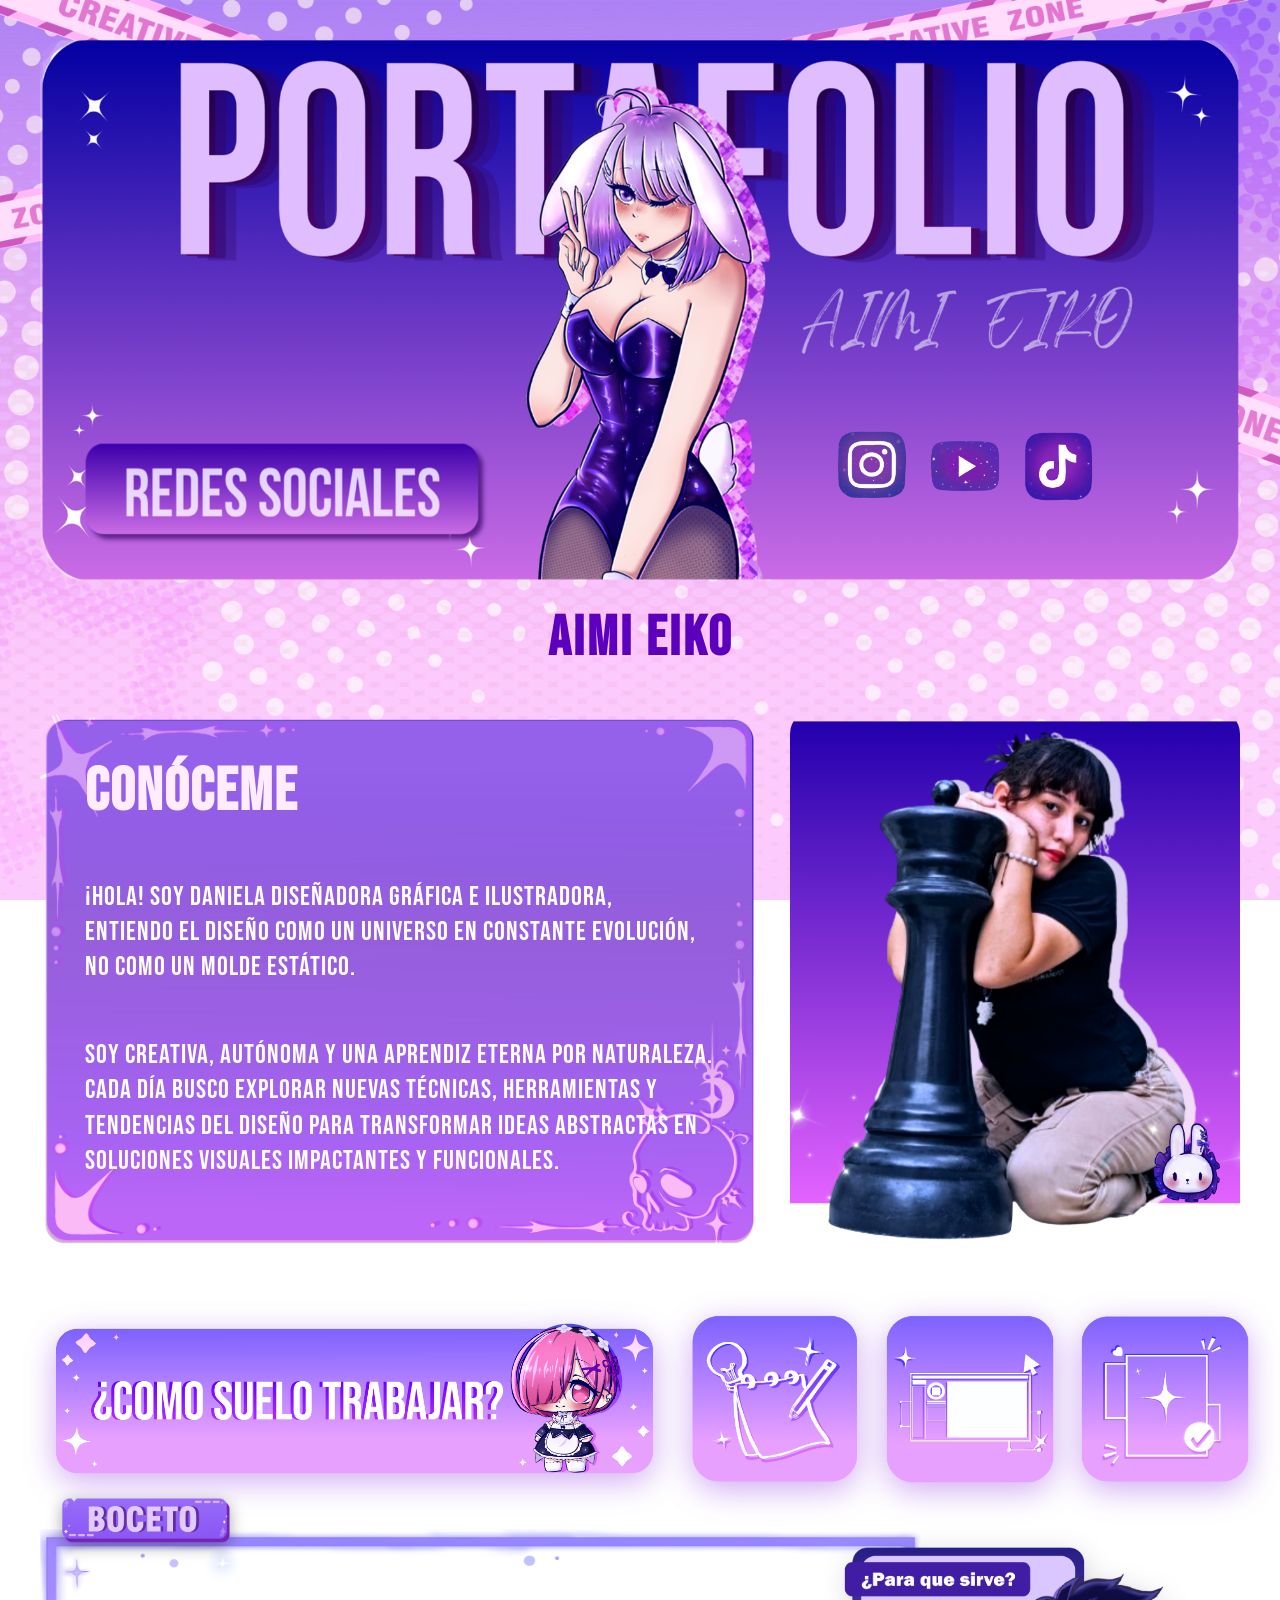
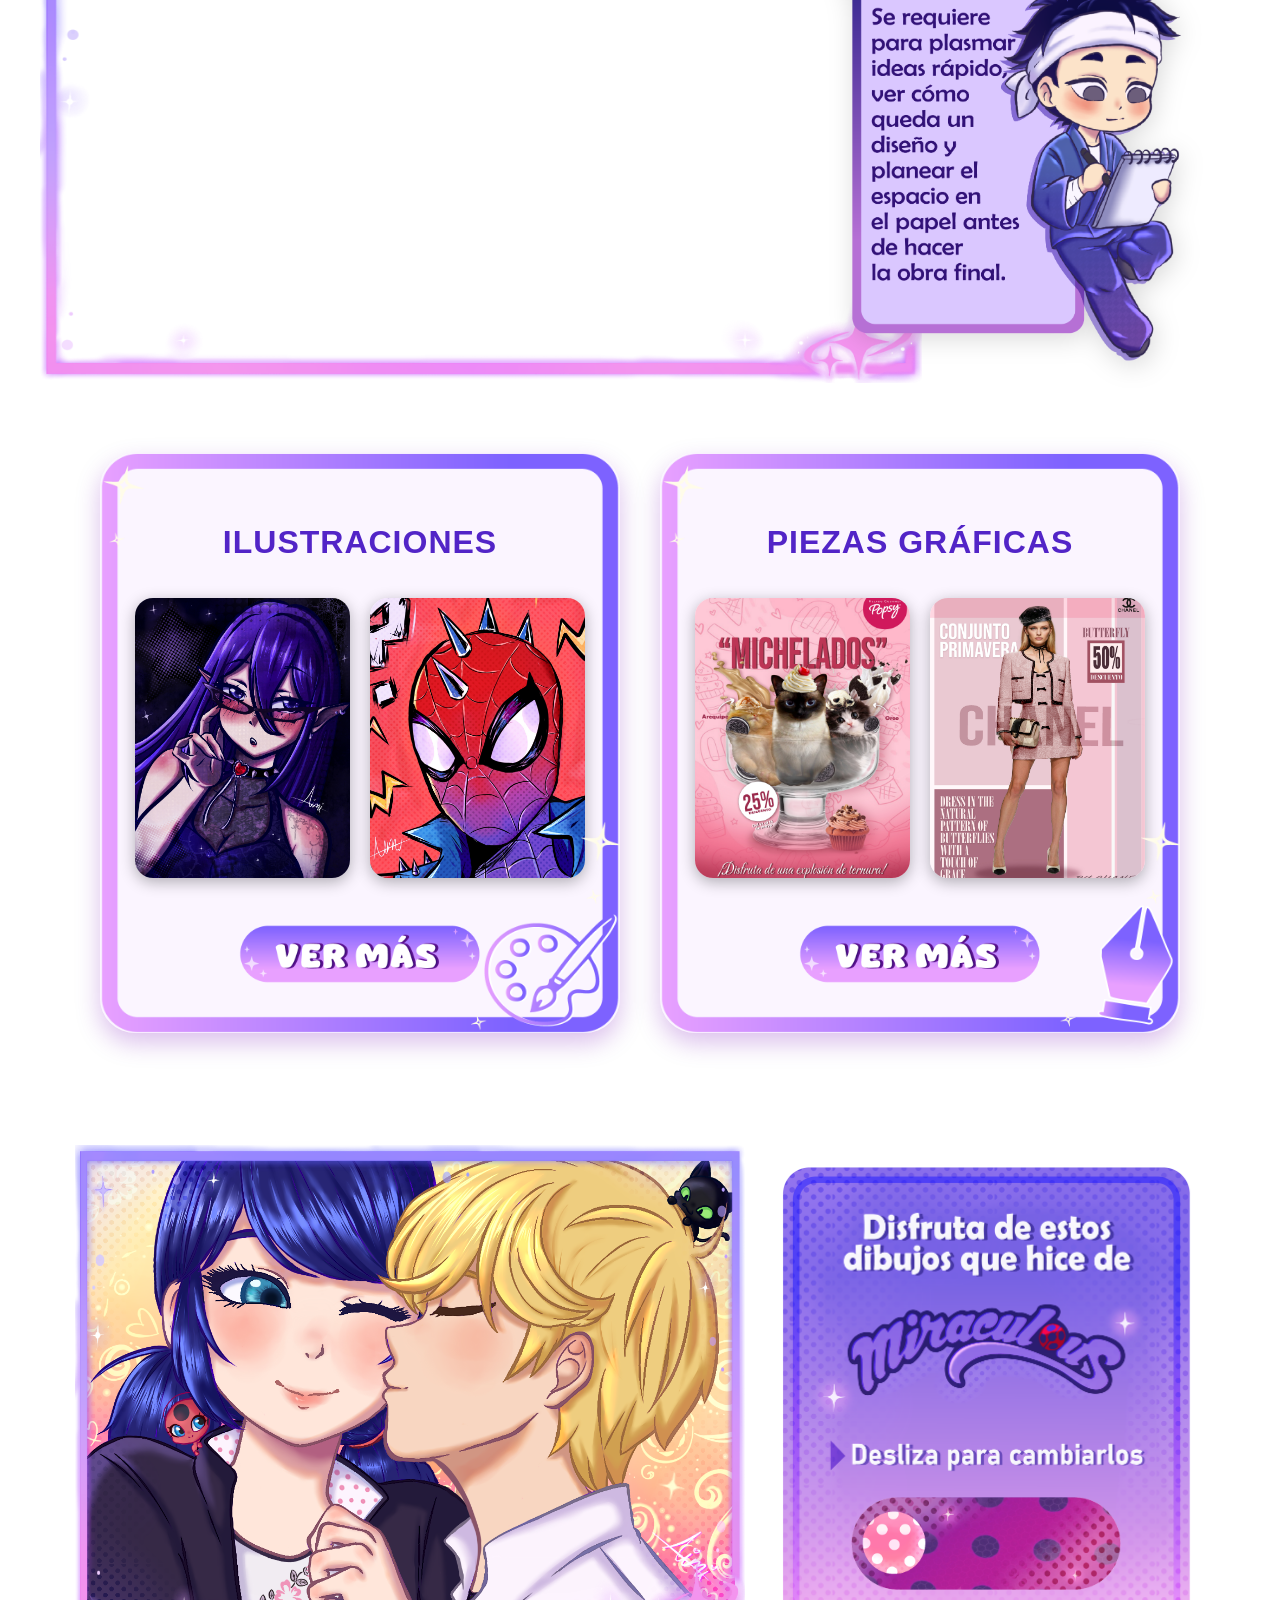
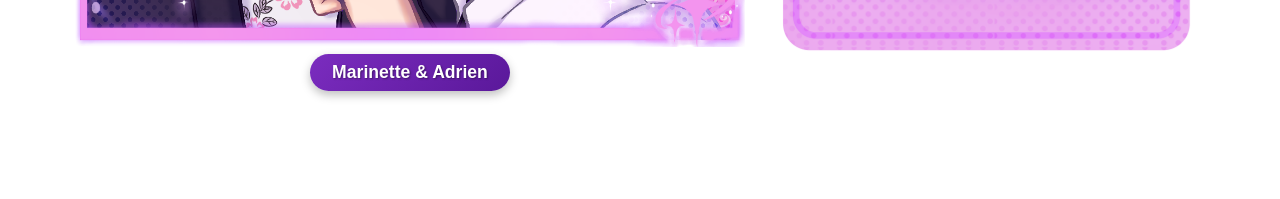
<file: index.html>
<!DOCTYPE html>
<html>
  <head>
    <meta charset="UTF-8">
    <meta name="viewport" content="width=device-width, initial-scale=1.0">
    <link rel="stylesheet" href="CSS/styles.css">
    <title>Portafolio Personal</title>
    <link rel="icon" type="image/x-icon" href="Img/icono.ico">
  </head>
  <body>
    <div class="portfolio-container">
      
      <header>  
        <div class="banner-contenedor-fijo">    
          <div class="redes-banner">
            <a href="https://www.instagram.com/aimi.eiko?igsh=dmd1cDl1cmY3anc0" target="_blank">
              <img src="Img/instagram.png" alt="Instagram">
            </a>
            <a href="https://www.youtube.com/@aimieiko" target="_blank">
              <img src="Img/youtube.png" alt="YouTube">
            </a>
            <a href="https://www.tiktok.com/@aimi_eiko" target="_blank">
              <img src="Img/tiktok2.png" alt="TikTok">
            </a>
          </div>

        </div>

        <h1>AIMI EIKO</h1>
        
      </header>
      <section>
        
  <div class="tarjeta-texto">
    <h2>CONÓCEME</h2>
    <p class="destacado">
      ¡Hola! Soy Daniela Diseñadora Gráfica e Ilustradora,<br>
      Entiendo el diseño como un universo en constante evolución, no como un molde estático.
    </p>
    <p class="secundario">
      Soy creativa, autónoma y una aprendiz eterna por naturaleza. Cada día busco explorar nuevas técnicas, herramientas y tendencias del diseño para transformar ideas abstractas en soluciones visuales impactantes y funcionales.
    </p>
  </div>

  <!-- COLUMNA DERECHA: El carrusel de imágenes -->
  <div class="carousel-container">
    <div class="carousel-slides">
    
    <img src="Img/diseñador2.png" class="slide active" alt="Diseñadora">
    <img src="Img/foto2.png" class="slide" alt="Foto con mi peluche maid">
  </div>
  <img src="Img/bunny.png" class="conejito-mascota" alt="Mascota">
</div>
      </section>
      <section class="seccion-proceso-creativo">
    <div class="barra-como-trabajo">
        <div class="banner-titulo-trabajo"></div>
        <div class="contenedor-botones-etapas">
            <button class="btn-etapa btn-boceto" data-tooltip="Boceto" onclick="cambiarEtapa('boceto')" aria-label="Ver etapa Boceto"></button>
            <button class="btn-etapa btn-desarrollo" data-tooltip="Desarrollo" onclick="cambiarEtapa('desarrollo')" aria-label="Ver etapa Desarrollo"></button>
            <button class="btn-etapa btn-final" data-tooltip="Final" onclick="cambiarEtapa('final')" aria-label="Ver etapa Entrega Final"></button>
        </div>
    </div>

    <!-- ETAPA 1: BOCETO (Visible por defecto) -->
    <div id="etapa-boceto" class="etapa-contenedor active">
        <div class="columna-video">
            <div class="contenedor-video-marco">
              <!-- ETIQUETA TITULO BOCETO -->
                <img src="Img/boce.png" class="etiqueta-etapa" alt="Título Boceto">
                <video class="video-proceso" autoplay loop muted playsinline preload="auto">
                    <source src="videos/BOCETO.mp4" type="video/mp4">
                    Tu navegador no soporta videos HTML5.
                </video>
              <!-- ETIQUETAS DE ETAPAS SUPERPUESTAS -->
                <img src="Img/overlay.png" class="marco-overlay" alt="Marco decorativo">
            </div>
        </div>

        <div class="columna-personaje">
            <img src="Img/BOCETO.png" class="imagen-personaje" alt="Ilustración personaje etapa boceto">
        </div>
    </div>

    <!-- ETAPA 2: DESARROLLO (Oculta por defecto) -->
    <div id="etapa-desarrollo" class="etapa-contenedor">
        <div class="columna-video">
            <div class="contenedor-video-marco">
              
              <!-- ETIQUETA TITULO DESARROLLO -->
                <img src="Img/desa.png" class="etiqueta-etapa" alt="Título Desarrollo">
              
                <video class="video-proceso" autoplay loop muted playsinline preload="auto">
                    <source src="videos/desarrollo.mp4" type="video/mp4">
                    Tu navegador no soporta videos HTML5.
                </video>
                <img src="Img/overlay.png" class="marco-overlay" alt="Marco decorativo">
            </div>
        </div>

        <div class="columna-personaje">
            <img src="Img/desarrollo.png" class="imagen-personaje" alt="Ilustración personaje etapa desarrollo">
        </div>
    </div>

    <!-- ETAPA 3: FINAL (Oculta por defecto) -->
    <div class="etapa-contenedor final" id="etapa-final">
    <div class="columna-video">
        <div class="contenedor-video-marco">
          <!-- ETIQUETA TITULO FINAL -->
                <img src="Img/fin.png" class="etiqueta-etapa" alt="Título Final">
            
            <!-- AGREGA ESTA LÍNEA DE IMAGEN AQUÍ -->
            <img src="Img/resultado.png" class="video-proceso" alt="Pieza Gráfica Final: Goshikku Gyaru">
            <!-- =================================== -->

            <!-- Mantén el marco overlay -->
            <img src="Img/overlay.png" class="marco-overlay" alt="Marco decorativo">
        </div>
    </div>

        <div class="columna-personaje">
        <div class="contenedor-colgado-interactivo">
            <!-- Chinche por encima -->
          <img src="Img/CUADROFINAL.png" class="cuadro-texto-fondo" alt="Últimos detalles">
          
            <img src="Img/chinche.png" class="chinche-corazon" alt="Chinche de Corazón">
            
            <!-- Muñeca que se balancea -->
            <img src="Img/marin.png" class="muneca-marin-interactiva" alt="Muñeca Marin">
        </div>
    </div>
</div>
</section>
      <section class="seccion-portafolio">

    <!-- TARJETA 1: ILUSTRACIONES -->
    <div class="tarjeta-contenedor">
        <!-- El marco PNG personalizado (Paleta de Paint) flotando arriba -->
        <img src="Img/paint.png" class="marco-overlay" alt="Marco Ilustraciones">

        <h2 class="titulo-tarjeta">ILUSTRACIONES</h2>

        <div class="galeria-previa">
            <img src="Img/ilustracion/vamp.png" alt="Ilustración 1">
            <img src="Img/ilustracion/spiderman.jpg" alt="Ilustración 2">
        </div>

        <!-- Espacio reservado para tu botón ilustrado -->
        <a href="ilustraciones.html" class="enlace-btn">
    <img src="Img/vermas.png" alt="Ver más Ilustraciones" class="img-btn-vermas">
</a>
    </div>

    <!-- TARJETA 2: PIEZAS GRÁFICAS -->
    <div class="tarjeta-contenedor">
        <!-- El marco PNG personalizado (Pluma Illustrator) flotando arriba -->
        <img src="Img/adobe.png" class="marco-overlay" alt="Marco Piezas Gráficas">

        <h2 class="titulo-tarjeta">PIEZAS GRÁFICAS</h2>

        <div class="galeria-previa">
            <img src="Img/piezasgraficas/MICHELADOS POSTERS.jpg" alt="Pieza Gráfica 1">
            <img src="Img/piezasgraficas/FYLER CHANEL.jpg" alt="Pieza Gráfica 2">
        </div>

        <!-- Espacio reservado para tu botón ilustrado -->
       <a href="https://danirami2006-dev.github.io/PortafolioDesign/" class="enlace-btn">
    <img src="Img/vermas.png" alt="Ver más Piezas Gráficas" class="img-btn-vermas">
</a>
    </div>
         <button id="btn-volver-arriba" onclick="volverArriba()" aria-label="Volver arriba">
    <img src="Img/boton.png" alt="Volver arriba">
</button> 

</section>

      <section class="seccion-miraculous">
    <!-- 1. Visor de la Ilustración con Marco (A la izquierda) -->
    <div class="tarjeta-arte" onclick="abrirModalIlustracion()">
        <div class="contenedor-imagen">
            <!-- Dibujo de fondo -->
            <img id="ilustracion-miraculous" src="Img/adrinette.png" alt="Miraculous" class="img-ilustracion">
            <!-- Marco encimado -->
            <img src="Img/marcodibujo.png" alt="Marco Miraculous" class="img-marco">
        </div>
        <p class="titulo-ilustracion" id="titulo-miraculous">Marinette & Adrien</p>
    </div>

    <!-- 2. Tarjeta Informativa con Slider (A la derecha) -->
    <div class="tarjeta-info">
        <img src="Img/mira.png" alt="Instrucciones Miraculous" class="img-mira-base">
        
        <!-- Slider dentro de la tarjeta -->
        <div class="contenedor-slider">
            <img src="Img/slid2.png" id="pista-slider" alt="Pista slider" class="img-pista-slid">
            <img src="Img/boton2.png" id="boton-ladybug" alt="Botón Ladybug" class="img-boton-ladybug">
        </div>
    </div>
</section>
      
<script src="JS/script.js"></script>
  </body>
</html>
</file>
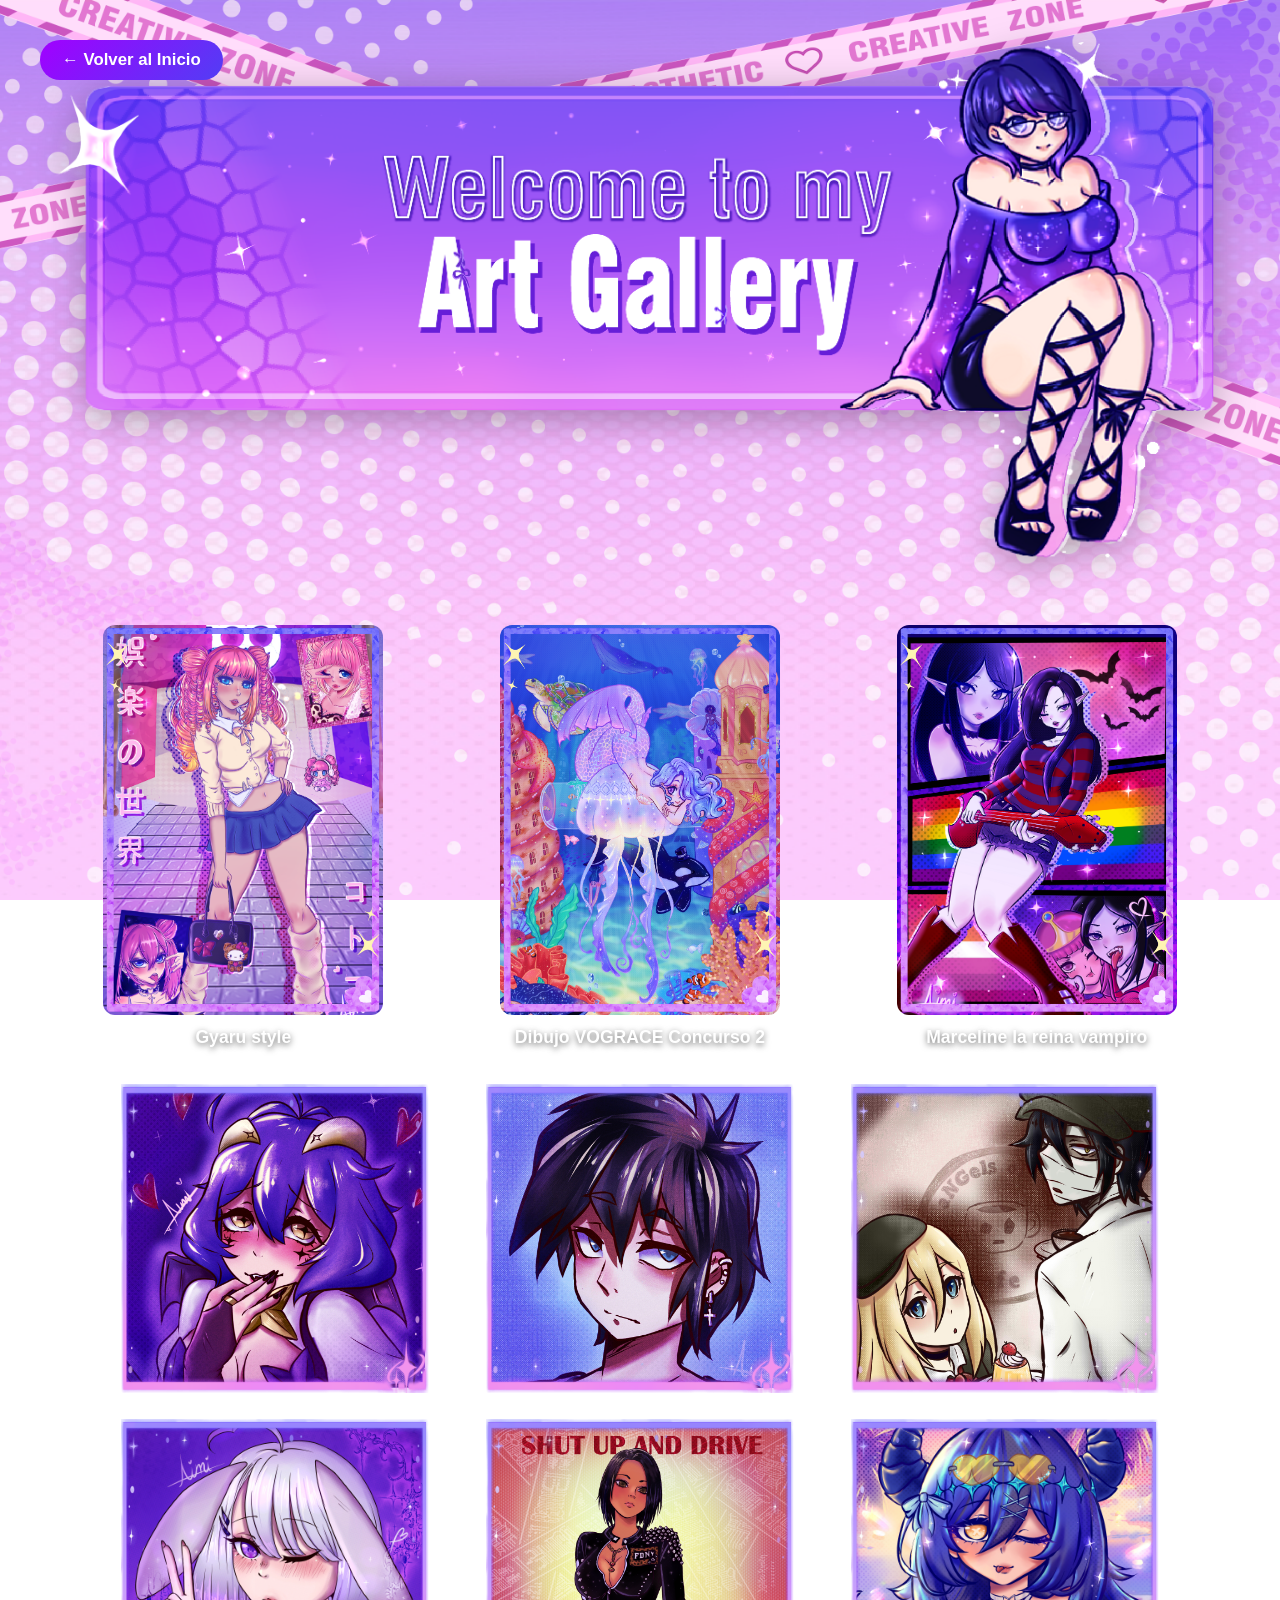
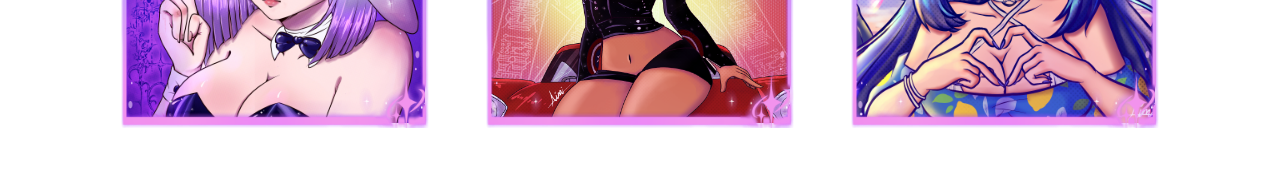
<file: ilustraciones.html>
<!DOCTYPE html>
<html lang="es">
<head>
    <meta charset="UTF-8">
    <meta name="viewport" content="width=device-width, initial-scale=1.0">
    <title>Ilustraciones | Portafolio</title>
    <link rel="icon" type="image/x-icon" href="Img/icono.ico">
    <!-- Vinculamos tu CSS -->
    <link rel="stylesheet" href="CSS/ilustracion.css">
</head>
<body>

    <header class="header-subpagina">
        <!-- Botón para regresar -->
        <a href="index.html" class="btn-volver">← Volver al Inicio</a>

        <!-- Banner con la ruta directa sin los dos puntos -->
        <div class="contenedor-banner">
            <img src="Img/bannerweb.png" alt="Welcome to my Art Gallery" class="img-banner-art">
        </div>
    </header>

    <!-- Sección de la Galería -->
<section class="seccion-galeria">
    <div class="grid-galeria">

        <!-- Tarjeta 1 -->
        <div class="tarjeta-arte" onclick="abrirModal(this)">
            <div class="contenedor-imagen">
                <img src="Img/ilustracion/GYARU PROJECT.png" alt="Ilustración 1" class="img-ilustracion">
                <img src="Img/marcodraw.png" alt="Marco" class="img-marco">
            </div>
            <!-- PON AQUÍ EL NOMBRE DE LA ILUSTRACIÓN 1 -->
            <p class="titulo-ilustracion">Gyaru style</p>
        </div>

        <!-- Tarjeta 2 -->
        <div class="tarjeta-arte" onclick="abrirModal(this)">
            <div class="contenedor-imagen">
                <img src="Img/ilustracion/vograce.png" alt="Ilustración 2" class="img-ilustracion">
                <img src="Img/marcodraw.png" alt="Marco" class="img-marco">
            </div>
            <!-- PON AQUÍ EL NOMBRE DE LA ILUSTRACIÓN 2 -->
            <p class="titulo-ilustracion">Dibujo VOGRACE Concurso 2</p>
        </div>

        <!-- Tarjeta 3 -->
        <div class="tarjeta-arte" onclick="abrirModal(this)">
            <div class="contenedor-imagen">
                <img src="Img/ilustracion/MARCELINElgbt.jpg" alt="Ilustración 3" class="img-ilustracion">
                <img src="Img/marcodraw.png" alt="Marco" class="img-marco">
            </div>
            <!-- PON AQUÍ EL NOMBRE DE LA ILUSTRACIÓN 3 -->
            <p class="titulo-ilustracion"> Marceline la reina vampiro</p>
        </div>

    </div>
</section>

<div id="modal-visor" class="modal-visor" onclick="cerrarModal()">
    <span class="btn-cerrar-modal" onclick="cerrarModal()">&times;</span>
    <img class="imagen-modal-contenido" id="img-modal-ampliada" alt="Ilustración ampliada">
</div>

<!-- SECCIÓN ILUSTRACIONES CUADRADAS -->
    
<section class="seccion-galeria-cuadrada">  
    <div class="grid-cuadrado">
        <!-- Tarjeta 1 -->
        <div class="tarjeta-cuadrada" onclick="abrirModal(this)">
            <div class="contenedor-imagen-cuadrado">
                <img src="Img/ilustracion/demon.jpg" alt="Utena Hiiragi" class="img-cuadrada">
                <img src="Img/marcocuadrado.png" alt="Marco" class="img-marco-cuadrado">
            </div>
            <!-- Opcional: Nombre o título de la ilustración -->
            <!-- <span class="titulo-ilustracion">Título</span> -->
        </div>

        <!-- Tarjeta 2 -->
        <div class="tarjeta-cuadrada" onclick="abrirModal(this)">
            <div class="contenedor-imagen-cuadrado">
                <img src="Img/ilustracion/guy.jpg" alt="Guy relax" class="img-cuadrada">
                <img src="Img/marcocuadrado.png" alt="Marco" class="img-marco-cuadrado">
            </div>
        </div>

        <!-- Tarjeta 3 -->
        <div class="tarjeta-cuadrada" onclick="abrirModal(this)">
            <div class="contenedor-imagen-cuadrado">
                <img src="Img/ilustracion/rachel.jpg" alt="Satsuriku no tenshi Coffee" class="img-cuadrada">
                <img src="Img/marcocuadrado.png" alt="Marco" class="img-marco-cuadrado">
            </div>
        </div>

        <!-- Tarjeta 4 -->
        <div class="tarjeta-cuadrada" onclick="abrirModal(this)">
            <div class="contenedor-imagen-cuadrado">
                <img src="Img/ilustracion/play.jpg" alt="Bunny girl" class="img-cuadrada">
                <img src="Img/marcocuadrado.png" alt="Marco" class="img-marco-cuadrado">
            </div>
        </div>

        <!-- Tarjeta 5 -->
        <div class="tarjeta-cuadrada" onclick="abrirModal(this)">
            <div class="contenedor-imagen-cuadrado">
                <img src="Img/ilustracion/rihhana.png" alt="Rihhana Dibujo" class="img-cuadrada">
                <img src="Img/marcocuadrado.png" alt="Marco" class="img-marco-cuadrado">
            </div>
        </div>

        <!-- Tarjeta 6 -->
        <div class="tarjeta-cuadrada" onclick="abrirModal(this)">
            <div class="contenedor-imagen-cuadrado">
                <img src="Img/ilustracion/jeand.jpg" alt="Comisión cliente" class="img-cuadrada">
                <img src="Img/marcocuadrado.png" alt="Marco" class="img-marco-cuadrado">
            </div>
        </div>
    </div>
</section>
    
<script src="JS/ilustraciones.script.js"></script>
</body>
</html>
</file>
<file: CSS/styles.css>
@import url('https://fonts.googleapis.com/css2?family=Bebas+Neue&display=swap');

/* ==========================================
   1. ESTILOS GENERALES
   ========================================== */
body {
    background-image: url('../Img/fondoweb.png'); 
    background-size: cover;         
    background-position: center;     
    background-attachment: fixed;   
    background-repeat: no-repeat;   
    font-family: sans-serif;
    padding: 40px; 
    margin: 0;
}

.portfolio-container {
    max-width: 1230px; 
    margin: 0 auto;
}

/* BANNER PRINCIPAL */
.banner-contenedor-fijo {
    width: 100%;
    position: relative;
    height: 0;
    padding-top: 45%; 
    background-image: url('../Img/PORTAFOLIO2.png'); 
    background-size: 100% 100%;
    background-repeat: no-repeat;
    background-position: center;  
    border-radius: 25px;
}

.redes-banner {
    position: absolute;
    bottom: 14%;    
    right: 12%;   
    display: flex;
    gap: 18px;
}

.redes-banner a img {
    width: 75px;        
    height: 75px;
    object-fit: contain;
    display: block;
    transition: transform 0.2s ease;
}

.redes-banner a img:hover {
    transform: scale(1.25);
}

h1 {
    text-align: center;
    margin-top: 25px;
    font-family: 'Bebas Neue', sans-serif;
    font-size: 3.5rem;                    
    letter-spacing: 3px;
    color: #5C00BD;
}

/* ==========================================
   2. TARJETAS DE PRESENTACIÓN (SOBRE MÍ / CARRUSEL)
   ========================================== */
section {
    display: flex;
    flex-direction: row;       /* Alinea texto e imagen lado a lado */
    justify-content: space-between;
    align-items: stretch;      /* Misma altura para ambas tarjetas */
    gap: 30px;                 /* Separación física entre cajas */
    background-color: transparent;
    padding: 0;                
    margin-top: 30px;
}

.tarjeta-texto {
    flex: 1.3;           
    background-image: url('../Img/cuadrotext.png'); 
    background-size: cover;        
    background-position: center;   
    background-repeat: no-repeat;
    padding: 45px;              
    border-radius: 24px;        
    color: #ffffff;            
    display: flex;
    flex-direction: column;
    justify-content: center;
}

.tarjeta-texto h2 {
    font-family: 'Bebas Neue', sans-serif;
    font-size: 3.8rem;         
    margin-top: 0;
    margin-bottom: 25px;
    color: #FFEDFF;          
    font-weight: 800;
    letter-spacing: 2px;
}

.tarjeta-texto p {
    font-family: 'Bebas Neue', sans-serif;
    font-size: 1.7rem;                     
    line-height: 1.3;                      
    font-weight: normal;                   
    color: #ffffff;                        
    letter-spacing: 1px;                   
    margin-bottom: 25px;                   
    opacity: 1;            
}

.carousel-container {
    flex: 1;              
    position: relative;
    width: 100%;
    max-width: 450px; 
    border-radius: 24px; 
    overflow: hidden; 
    aspect-ratio: 1 / 1;
}

.carousel-slides {
    width: 100%;
    height: 100%;
    position: relative; 
}

.slide {
    position: absolute;
    top: 0;
    left: 0;
    width: 100%;
    height: 100%;
    object-fit: cover; 
    opacity: 0; 
    transition: opacity 0.8s ease-in-out; 
}

.slide.active {
    opacity: 1; 
}

.conejito-mascota {
    position: absolute;
    bottom: -15px;
    right: -15px;
    width: 130px;          
    z-index: 10; 
    pointer-events: none;
}

/* ==========================================
   3. BARRA SECCIÓN ¿CÓMO TRABAJO?
   ========================================== */
.barra-como-trabajo {
    display: flex;
    align-items: center;
    justify-content: center;
    gap: 30px;
    margin: 60px auto 40px auto;
    width: 100%;
    max-width: 1230px;
    padding: 0 10px;
}

/* Banner del título con sombra morada/rosa */
.banner-titulo-trabajo {
    background-image: url('../Img/work.png');
    background-size: contain;
    background-repeat: no-repeat;
    background-position: center;
    width: 780px;
    height: 180px;
    /* Sombra drop-shadow para el PNG */
    filter: drop-shadow(0px 8px 16px rgba(138, 43, 226, 0.40));
    transition: filter 0.3s ease;
}

.contenedor-botones-etapas {
    display: flex;
    gap: 25px;
}

/* Botones con sombra drop-shadow y brillo al pasar el cursor */
.btn-etapa {
    position: relative;
    width: 170px;
    height: 170px;
    border: none;
    background-color: transparent;
    background-size: contain;
    background-repeat: no-repeat;
    background-position: center;
    cursor: pointer;
    transition: transform 0.2s ease, filter 0.2s ease;
    /* Sombra suave morada/rosada */
    filter: drop-shadow(0px 8px 16px rgba(138, 43, 226, 0.40));
}

.btn-etapa::after {
    content: attr(data-tooltip);
    position: absolute;
    bottom: 105%;
    left: 50%;
    transform: translateX(-50%) translateY(5px);
    background-color: #6c2bd9;
    color: #ffffff;
    font-size: 1.15rem;
    font-weight: bold;
    padding: 8px 18px;
    border-radius: 14px;
    box-shadow: 0px 4px 12px rgba(0, 0, 0, 0.35);
    white-space: nowrap;
    opacity: 0;
    pointer-events: none;
    transition: opacity 0.2s ease, transform 0.2s ease;
    z-index: 10;
}

.btn-etapa:hover::after {
    opacity: 1;
    transform: translateX(-50%) translateY(0);
}

/* Al pasar el mouse hace un ligero zoom y la sombra brilla más */
.btn-etapa:hover {
    transform: translateY(-6px) scale(1.05);
    filter: drop-shadow(0px 10px 20px rgba(220, 90, 220, 0.65));
}

.btn-boceto { background-image: url('../Img/bocetoreposo.png'); }
.btn-boceto:hover { background-image: url('../Img/bocetohover.png'); }

.btn-desarrollo { background-image: url('../Img/desarrolloreposo.png'); }
.btn-desarrollo:hover { background-image: url('../Img/desarrollohover.png'); }

.btn-final { background-image: url('../Img/finalreposo.png'); }
.btn-final:hover { background-image: url('../Img/finalhover.png'); }

/* =======================================================
   ESTILOS PARA LAS ETIQUETAS DE TÍTULO SOBRE EL MARCO
   ======================================================= */

.contenedor-video-marco {
    position: relative; /* Permite ubicar la etiqueta superpuesta dentro del marco */
}

.etiqueta-etapa {
    position: absolute;
    top: -35px;          /* Ajusta para que sobresalga ligeramente por arriba */
    left: 20px;          /* Lo ubica en la esquina superior izquierda */
    width: 230px;        /* Ancho del título en PNG */
    height: auto;
    z-index: 25;         /* Garantiza que quede por encima del video y del marco overlay */
    filter: drop-shadow(0px 4px 8px rgba(0, 0, 0, 0.35)); /* Destaca sobre la imagen/video */
    pointer-events: none;
}



/* ==========================================
   4. ESTRUCTURA DE PROCESO CREATIVO (VIDEOS + MARCO)
   ========================================== */

section.seccion-proceso-creativo {
    display: block !important;
    width: 100%;
}

/* Ocultar las etapas inactivas por defecto */
.etapa-contenedor {
    display: none !important;
    flex-direction: row !important;
    align-items: center;
    justify-content: center;
    width: 100%;
    max-width: 1230px;
    margin: 30px auto;
    position: relative;
}

/* Mostrar únicamente la etapa activa */
.etapa-contenedor.active {
    display: flex !important;
}

/* Columna Izquierda: Video + Marco */
.columna-video {
    flex: 3.5;               /* Ocupa la mayor parte de la pantalla */
    width: 100%;
}

/* Envoltorio principal que sostiene el video y el marco */
.contenedor-video-marco {
   position: relative;
    width: 100%;
    display: flex;
    justify-content: center;
    align-items: center;
    padding: 12px; /* Ajusta este valor (10px, 15px, 20px) según qué tanto necesites encogerlo */
    box-sizing: border-box;
}
/* El reproductor de vídeo (La ventana de Paint Tool SAI completa) */
.video-proceso {
    width: 100%;
    height: 100%;
    object-fit: cover;
    border-radius: 12px; /* Redondea las esquinas del contenido si tu ventana lo requiere */
    position: relative;
    z-index: 1; /* Queda detrás del marco */
}
/* El Marco PNG SOBRESALIDO alrededor de toda la ventana */
.marco-overlay {
    position: absolute;
    top: 0;
    left: 0;
    width: 100%;
    height: 100%;
    pointer-events: none; /* Permite hacer clic o interactuar a través del marco */
    z-index: 2; /* Siempre encima del video/imagen */
}
/* Columna Derecha: Personaje */
.columna-personaje {
    flex: 1.3;
    display: flex;
    align-items: center;
    justify-content: flex-start;
    margin-left: -10px;        /* Hace que la muñeca se monte ligeramente sobre el borde del marco */
    z-index: 30;               /* Queda por encima incluso del marco */
    
}

.imagen-personaje {
    width: 100%;
    max-width: 270px;
    transform: scale(1.3);        /* <--- Agranda la imagen un 30% más de su tamaño */
    transform-origin: center right; /* Crece desde el centro hacia la derecha */
    height: auto;
    object-fit: contain;
    filter: drop-shadow(2px 4px 10px rgba(0, 0, 0, 0.15));
}

/* ==========================================
   5. MUÑECA INTERACTIVA Y PÉNDULO (ETAPA FINAL)
   ========================================== */

.contenedor-colgado-interactivo {
    position: relative;
    width: 300px;
    height: 480px;
    display: flex;
    justify-content: center;
}
/* Cuadro de Texto Final (Queda al fondo detrás del personaje) */
.cuadro-texto-fondo {
    position: absolute;
    top: 60px;                  /* Se ubica detrás del cuerpo de la muñeca */
    left: 20%;
    transform: translateX(-50%);
    width: 250px;               /* Ajusta el ancho según se vea mejor en la maquetación */
    height: auto;
    z-index: 10;                /* Por debajo de la muñeca (35) y el chinche (40) */
    pointer-events: none;       /* No interfiere con los clics hacia la muñeca */
    filter: drop-shadow(2px 4px 8px rgba(0, 0, 0, 0.15));
}

/* El Chinche: Queda por encima y sobresaliente */
.chinche-corazon {
    position: absolute;
    top: -10px;
    left: 58%;
    transform: translateX(-50%);
    width: 78px;
    height: auto;
    z-index: 40; /* Por encima de la muñeca y la cadena */
    filter: drop-shadow(0px 4px 6px rgba(0, 0, 0, 0.3));
    pointer-events: none;
}

/* La Muñeca: Recibe el clic y pivota desde arriba */
.muneca-marin-interactiva {
    position: absolute;
    top: 18px;
    left: 58%; /* Desplazada a la derecha alineada con el chinche */
    transform: translateX(-50%); /* Asegura que el centro de la muñeca quede en ese punto */
    width: 280px;
    height: auto;
    z-index: 35;
    cursor: pointer;
    transform-origin: 52% 10px; /* Punto pivot superior ajustado al nuevo tamaño */
    transition: transform 0.3s cubic-bezier(0.25, 1, 0.5, 1);
    filter: drop-shadow(2px 8px 12px rgba(0, 0, 0, 0.25));
}

/* Animación activa de péndulo */
.animar-pendulo {
    animation: balanceoPendulo 1.1s ease-in-out infinite alternate;
}

@keyframes balanceoPendulo {
    0% {
        transform: translateX(-50%) rotate(-10deg);
    }
    100% {
        transform: translateX(-50%) rotate(10deg);
    }
}
/* ==========================================
   5. DISEÑO RESPONSIVO (MÓVILES Y TABLETS)
   ========================================== */
@media (max-width: 850px) {
    section {
        flex-direction: column; 
        align-items: center;
        gap: 20px;
    }
    
    .carousel-container {
        max-width: 100%;   
    }

    .barra-como-trabajo {
        flex-direction: column;
        gap: 20px;
    }

    .banner-titulo-trabajo {
        width: 100%;
        max-width: 480px;
        height: 100px;
    }

    .etapa-contenedor.active {
        flex-direction: column !important;
    }
    
    .columna-video, 
    .columna-personaje {
        width: 100%;
    }
}

/* ==========================================
   SECCIÓN DE TARJETAS CON MARCOS ILUSTRADOS
   ========================================== */

.seccion-portafolio {
    display: flex;
    justify-content: center;
    gap: 40px;
    flex-wrap: wrap;
    padding: 40px 20px;
}

/* El contenedor individual de cada tarjeta */
.tarjeta-contenedor {
    position: relative;
    width: 520px;
    min-height: 580px;
    padding: 45px 35px 35px;
    display: flex;
    flex-direction: column;
    align-items: center;
    justify-content: space-between;
    background-color: rgba(247, 235, 255, 0.5);
    box-shadow: 0px 10px 25px rgba(113, 0, 179, 0.25);
    border-radius: 35px;
    box-sizing: border-box;
}

/* EL TRUCO: Tu marco PNG personalizado súper-impuesto */
.marco-overlay {
    position: absolute;
    top: 0;
    left: 0;
    width: 100%;
    height: 100%;
    object-fit: fill; /* Hace que el borde encaje exacto al rectángulo */
    pointer-events: none; /* Permite hacer clic a través del marco */
    z-index: 10; /* Queda sobre las imágenes */
}

/* Títulos de las tarjetas */
.titulo-tarjeta {
    font-size: 2rem;
    color: #5224C7;
    font-weight: 800;
    letter-spacing: 1px;
    margin-bottom: 15px;
    z-index: 2;
}

/* Rejilla de las 2 miniaturas */
.galeria-previa {
    display: flex;
    gap:20px;
    justify-content: center;
    width: 100%;
    margin-bottom: 25px;
    z-index: 2;
}

.galeria-previa img {
    width: 48%;
    max-height: 280px;
    object-fit: cover;
    border-radius: 18px;
    box-shadow: 0 4px 15px rgba(0, 0, 0, 0.3);
    transition: transform 0.3s ease;
}

.galeria-previa img:hover {
    transform: scale(1.04);
}

/* Espacio y estilo provisional para el Botón */
.enlace-btn {
    z-index: 15; /* Para que quede por encima del marco y reciba el clic */
    display: inline-block;
    text-decoration: none;
    margin-bottom: 10px;
}

.img-btn-vermas {
    width: 260px; /* Ajusta este ancho si lo quieres más grande o pequeño */
    height: auto;
    cursor: pointer;
    transition: transform 0.2s ease, filter 0.2s ease;
}

/* Efecto al pasar el mouse por encima (hover) */
.img-btn-vermas:hover {
    transform: scale(1.08); /* Crece un poquito */
    filter: drop-shadow(0px 5px 12px rgba(224, 170, 255, 0.6)); /* Brillo morado suave */
}

/* Efecto al hacer clic */
.img-btn-vermas:active {
    transform: scale(0.95); /* Se hunde ligeramente al presionar */
}

/* Botón Volver Arriba Flotante */
#btn-volver-arriba {
    position: fixed;
    bottom: 30px;
    right: 30px;
    width: 120px;
    height: 120px;
    background-color: transparent;
    border: none;
    cursor: pointer;
    z-index: 100;
    
    /* Oculto por defecto */
    opacity: 0;
    pointer-events: none;
    transition: opacity 0.4s ease, transform 0.3s ease;
}

#btn-volver-arriba img {
    width: 100%;
    height: 100%;
    object-fit: contain;
    filter: drop-shadow(0px 4px 12px rgba(138, 43, 226, 0.5));
}

/* Estado activo cuando la página baja */
#btn-volver-arriba.visible {
    opacity: 1;
    pointer-events: auto;
}

/* Efecto hover bonito */
#btn-volver-arriba:hover {
    transform: translateY(-8px) scale(1.1);
}



/* Layout Principal para Miraculous */
/* Layout Principal para la Sección Miraculous */
.seccion-miraculous {
    display: flex;
    justify-content: center;
    align-items: center;
    gap: 40px; /* Espacio horizontal amplio */
    padding: 50px 20px;
    width: 100%;
    box-sizing: border-box;
}

/* --- BLOQUE IZQUIERDO: ILUSTRACIÓN CON MARCO --- */
.tarjeta-arte {
    width: 650px; /* Tamaño aumentado para que luzca grande */
    max-width: 90vw;
    display: flex;
    flex-direction: column;
    align-items: center;
    cursor: pointer;
}

.contenedor-imagen {
    position: relative;
    width: 100%;
    border-radius: 12px;
    overflow: visible;
    display: flex;
    justify-content: center;
    align-items: center;
}

.img-ilustracion {
    width: 100%;
    height: auto;
    display: block;
    object-fit: cover;
    border-radius: 8px;
}

.img-marco {
    position: absolute;
    top: -1.5%;
    left: -1.5%;
    width: 103%;
    height: 103%;
    pointer-events: none;
    object-fit: fill;
    z-index: 2;
}

.titulo-ilustracion {
    display: inline-block;
    margin-top: 14px;
    padding: 8px 22px; /* Espaciado interno para que respire el texto */
    background: linear-gradient(135deg, #7b2cbf, #5a189a); /* Tono morado idéntico al botón */
    color: #ffffff;
    font-weight: bold;
    font-size: 1.1rem;
    border-radius: 50px; /* Bordes completamente redondeados en forma de píldora */
    box-shadow: 0 4px 10px rgba(0, 0, 0, 0.25); /* Sombra suave para darle relieve */
    text-shadow: 1px 1px 2px rgba(0, 0, 0, 0.4);
    text-align: center;
    transition: all 0.3s ease;
}


/* --- BLOQUE DERECHO: TARJETA DEL SLIDER --- */
.tarjeta-info {
    position: relative;
    width: 420px; /* Tamaño aumentado proporcionalmente */
    max-width: 90vw;
    display: flex;
    justify-content: center;
    align-self: flex-start;
    margin-top: 10px;
}

.img-mira-base {
    width: 100%;
    height: auto;
    display: block;
}

/* Contenedor del Slider (ubicado sobre la barra morada) */
.contenedor-slider {
    position: absolute;
    bottom: 12%;
    left: 50%;
    transform: translateX(-50%);
    width: 68%; /* Ancho proporcional al tamaño de la tarjeta */
    aspect-ratio: 1434 / 533; /* Proporción real de tu PNG de la pista */
    display: flex;
    align-items: center;
    cursor: pointer;
}
.img-pista-slid {
    width: 100%;
    height: 100%;
    object-fit: contain;
}

/* Botón alineado centrado verticalmente */
.img-boton-ladybug {
    position: absolute;
    left: 4%; /* Ajustado para que encaje perfectamente dentro del slider */
    top: 50%;
    transform: translateY(-50%); /* Centrado vertical perfecto */
    height: 78%; /* Mide el 78% del alto de la pista (imposible que sobresalga) */
    aspect-ratio: 458 / 460; /* Conserva el círculo perfecto de tu botón */
    cursor: pointer;
    transition: left 0.3s cubic-bezier(0.25, 1, 0.5, 1);
    user-select: none;
    z-index: 3;
}
</file>
<file: CSS/ilustracion.css>
/* ==========================================
   ESTILOS EXCLUSIVOS: PÁGINA DE ILUSTRACIONES
   ========================================== */

/* Reset básico de estilos */
* {
    margin: 0;
    padding: 0;
    box-sizing: border-box;
}

body {
    background-image: url('../Img/fondoweb.png'); 
    background-size: cover;          
    background-position: center;     
    background-attachment: fixed;    
    background-repeat: no-repeat;    
    font-family: 'Poppins', sans-serif;
    color: #ffffff;
    min-height: 100vh;
    padding: 20px;
    margin: 0;
}

.portfolio-container {
    max-width: 1230px; 
    margin: 0 auto;
}

/* Header principal con posición relativa para ubicar el botón */
.header-subpagina {
    position: relative;
    width: 100%;
    margin: 0 auto 20px auto;
    padding: 10px 20px;
    display: flex;
    justify-content: center;
    align-items: center;
}
/* Botón de regresar al inicio conservando tus estilos */
.btn-volver {
    position: absolute;
    top: 20px;
    left: 20px;
    padding: 10px 22px; /* Aumenta el relleno general */
    font-size: 1.05rem; /* Aumenta la fuente un poco más */
    background: linear-gradient(135deg, #a100ff, #523DF5); /* Degradado con tu nuevo tono */
    color: white;
    text-decoration: none;
    border-radius: 25px;
    font-weight: bold;
    transition: transform 0.2s ease, box-shadow 0.2s ease;
    z-index: 10;
}

.btn-volver:hover {
    transform: translateY(-2px) scale(1.03);
    box-shadow: 0px 5px 18px rgba(82, 61, 245, 0.5); /* Sombra adaptada al tono azul/morado */
}
/* Estilos para el nuevo banner de ilustraciones */
.contenedor-banner {
    width: 100%;
    max-width: 1400px; /* Aumentamos el límite para que se vea imponente */
    display: flex;
    justify-content: center;
    padding: 0 10px;
}

.img-banner-art {
    width: 100%;
    height: auto;
    max-width: 1350px; /* Tamaño amplio acorde al diseño de Paint Tool SAI */
    object-fit: contain;
    filter: drop-shadow(0px 8px 20px rgba(0, 0, 0, 0.3));
}

/* Contenedor principal de la galería */
.contenedor-galeria {
    max-width: 1200px;
    margin: 0 auto;
    text-align: center;
}

/* Rejilla para las ilustraciones */
.rejilla-ilustraciones {
    display: grid;
    grid-template-columns: repeat(auto-fit, minmax(250px, 1fr));
    gap: 20px;
    padding: 20px 0;
}

/* Layout de la Galería */
.seccion-galeria {
    width: 100%;
    max-width: 1200px;
    margin: 40px auto;
    padding: 0 20px;
    box-sizing: border-box;
}

.grid-galeria {
    display: grid;
    grid-template-columns: repeat(auto-fit, minmax(280px, 1fr));
    gap: 30px;
    justify-items: center;
}

/* Tarjeta individual */
.tarjeta-arte {
    cursor: pointer;
    text-align: center;
    transition: transform 0.3s ease;
}

.tarjeta-arte:hover {
    transform: translateY(-8px) scale(1.02);
}

/* Contenedor superpuesto (Ilustración + Marco) */
.contenedor-imagen {
    position: relative;
    width: 280px;
    height: 390px; /* Ajusta según la proporción del marco */
    border-radius: 12px;
    overflow: hidden;
}

.img-ilustracion {
    width: 100%;
    height: 100%;
    object-fit: cover;
    display: block;
}

.img-marco {
    position: absolute;
    top: 0;
    left: 0;
    width: 100%;
    height: 100%;
    pointer-events: none; /* Permite hacer clic atravesando el marco */
    z-index: 2;
}

/* Títulos debajo de las obras */
.titulo-ilustracion {
    margin-top: 12px;
    font-size: 1.1rem;
    font-weight: bold;
    color: #ffffff;
    text-shadow: 0px 2px 6px rgba(0, 0, 0, 0.6);
}

/* Modal con Fondo Lila Semitransparente (Lila translucido) */
.modal-visor {
    display: none;
    position: fixed;
    z-index: 1000;
    left: 0;
    top: 0;
    width: 100%;
    height: 100%;
    background-color: rgba(142, 68, 173, 0.55); /* Color lila con baja opacidad */
    backdrop-filter: blur(4px);                  /* Difumina suavemente el fondo */
    justify-content: center;
    align-items: center;
}

/* Imagen Ampliada al centro */
.imagen-modal-contenido {
    max-width: 85vw;
    max-height: 85vh;
    border-radius: 14px;
    box-shadow: 0 0 30px rgba(74, 20, 140, 0.4);
    object-fit: contain;
    animation: zoomModal 0.3s ease-out;
}

/* Botón 'X' Morado / Rosa Oscuro en la esquina superior */
.btn-cerrar-modal {
    position: absolute;
    top: 25px;
    right: 35px;
    color: #880e4f;                     /* Morado / Rosa oscuro */
    font-size: 45px;
    font-weight: bold;
    font-family: Arial, sans-serif;
    cursor: pointer;
    line-height: 1;
    user-select: none;
    text-shadow: 0 0 10px rgba(255, 255, 255, 0.8);
    transition: transform 0.2s ease, color 0.2s ease;
}

.btn-cerrar-modal:hover {
    color: #d81b60;                     /* Tono más vibrante al pasar el cursor */
    transform: scale(1.2);
}

/* --- SECCIÓN GALERÍA CUADRADA --- */
.seccion-galeria-cuadrada {
    width: 100%;
    max-width: 1100px;
    margin: 40px auto;
    padding: 0 20px;
    box-sizing: border-box;
    text-align: center;
}

.titulo-seccion-galeria {
    color: #ffffff;
    font-size: 1.8rem;
    margin-bottom: 30px;
    text-shadow: 2px 2px 6px rgba(0, 0, 0, 0.4);
}

/* Grid de 3 columnas (se ajusta en pantallas pequeñas) */
.grid-cuadrado {
    display: grid;
    grid-template-columns: repeat(auto-fit, minmax(260px, 1fr));
    gap: 35px;
    justify-items: center;
}

/* Tarjeta individual con efecto hover */
.tarjeta-cuadrada {
    width: 100%;
    max-width: 300px;
    cursor: pointer;
    transition: transform 0.3s ease, filter 0.3s ease;
}

.tarjeta-cuadrada:hover {
    transform: translateY(-6px) scale(1.02);
    filter: brightness(1.05);
}

/* Contenedor de imagen y marco superpuesto */
.contenedor-imagen-cuadrado {
    position: relative;
    width: 100%;
    aspect-ratio: 1 / 1; /* Garantiza proporción cuadrada perfecta */
    display: flex;
    justify-content: center;
    align-items: center;
}

.img-cuadrada {
    width: 100%;
    height: 100%;
    object-fit: cover; /* Recorta suavemente la ilustración para llenar el cuadrado */
    border-radius: 6px;
    display: block;
}

/* Marco ajustado a las dimensiones de marcocuadrado.png */
.img-marco-cuadrado {
    position: absolute;
    top: -1.5%;
    left: -1.5%;
    width: 103%;
    height: 103%;
    pointer-events: none;
    object-fit: fill;
    z-index: 2;
}

@keyframes zoomModal {
    from { transform: scale(0.7); opacity: 0; }
    to { transform: scale(1); opacity: 1; }
}
</file>
